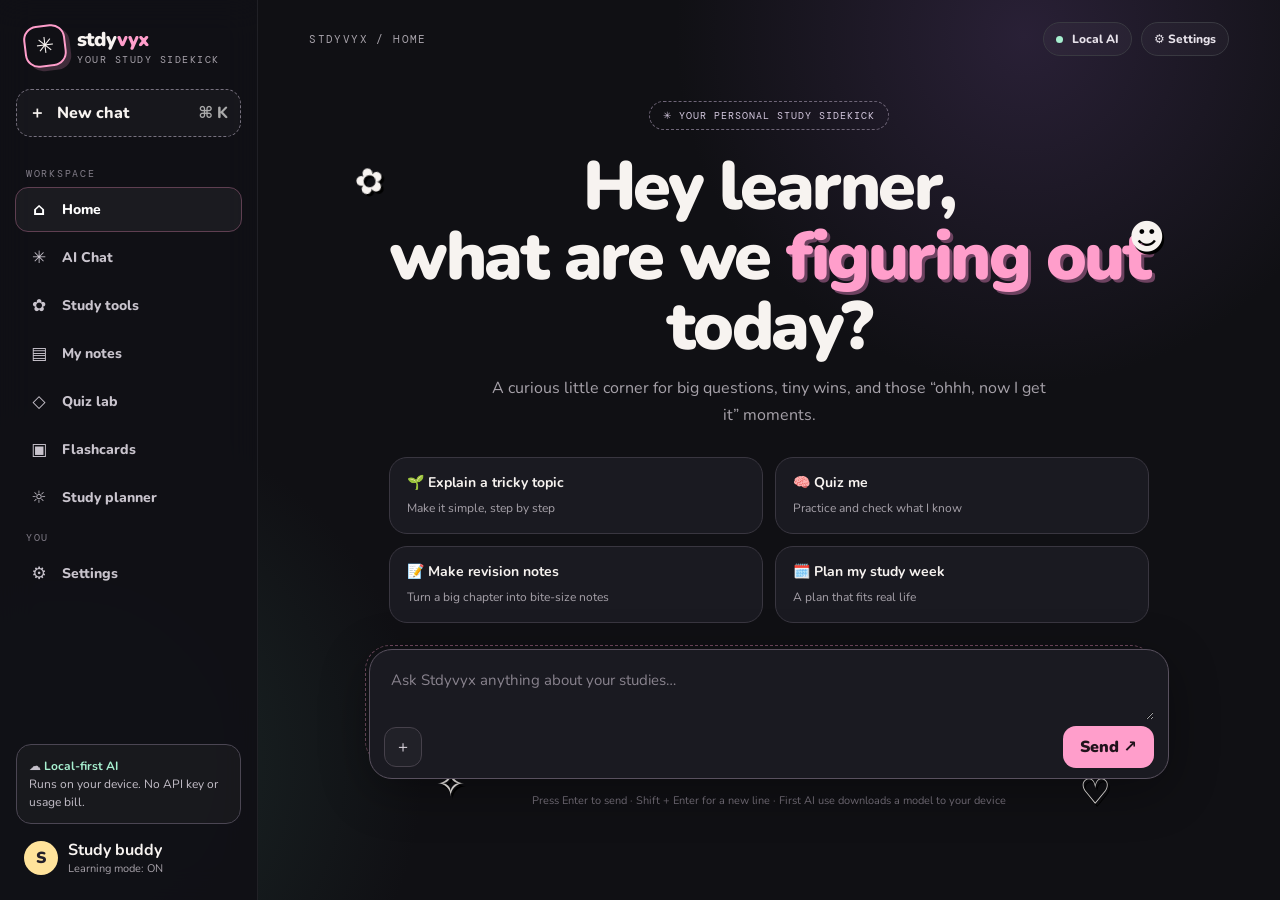
<file: index.html>
<!doctype html>
<html lang="en"><head><meta charset="utf-8"><meta name="viewport" content="width=device-width,initial-scale=1"><meta name="theme-color" content="#101014"><title>Stdyvyx — Your study sidekick</title><link rel="stylesheet" href="styles.css"></head>
<body data-page="home"><div id="app"></div><script type="module" src="app.js"></script></body></html>
</file>
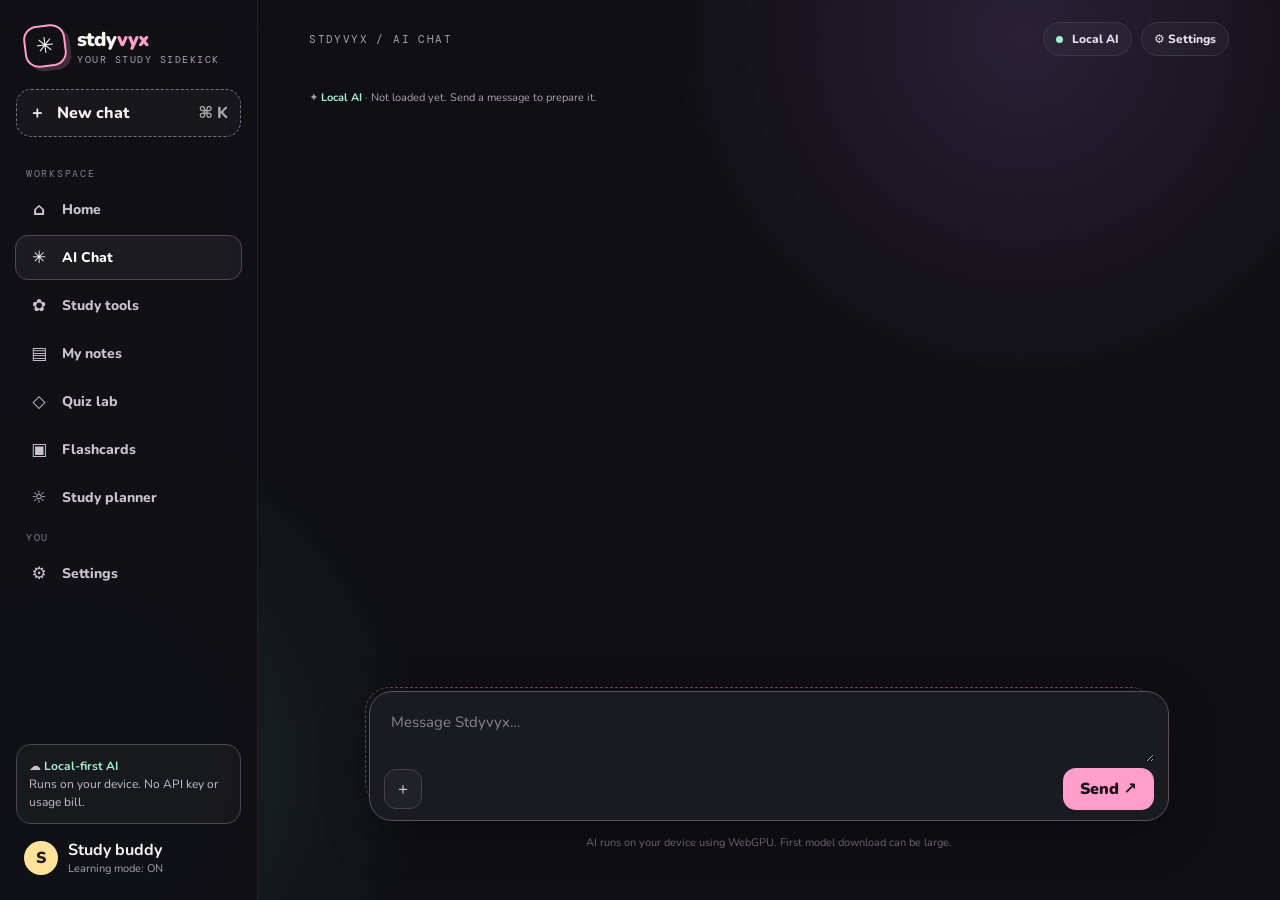
<file: chat.html>
<!doctype html>
<html lang="en"><head><meta charset="utf-8"><meta name="viewport" content="width=device-width,initial-scale=1"><meta name="theme-color" content="#101014"><title>Chat with your study sidekick · Stdyvyx</title><link rel="stylesheet" href="styles.css"></head>
<body data-page="chat"><div id="app"></div><script type="module" src="app.js"></script></body></html>
</file>
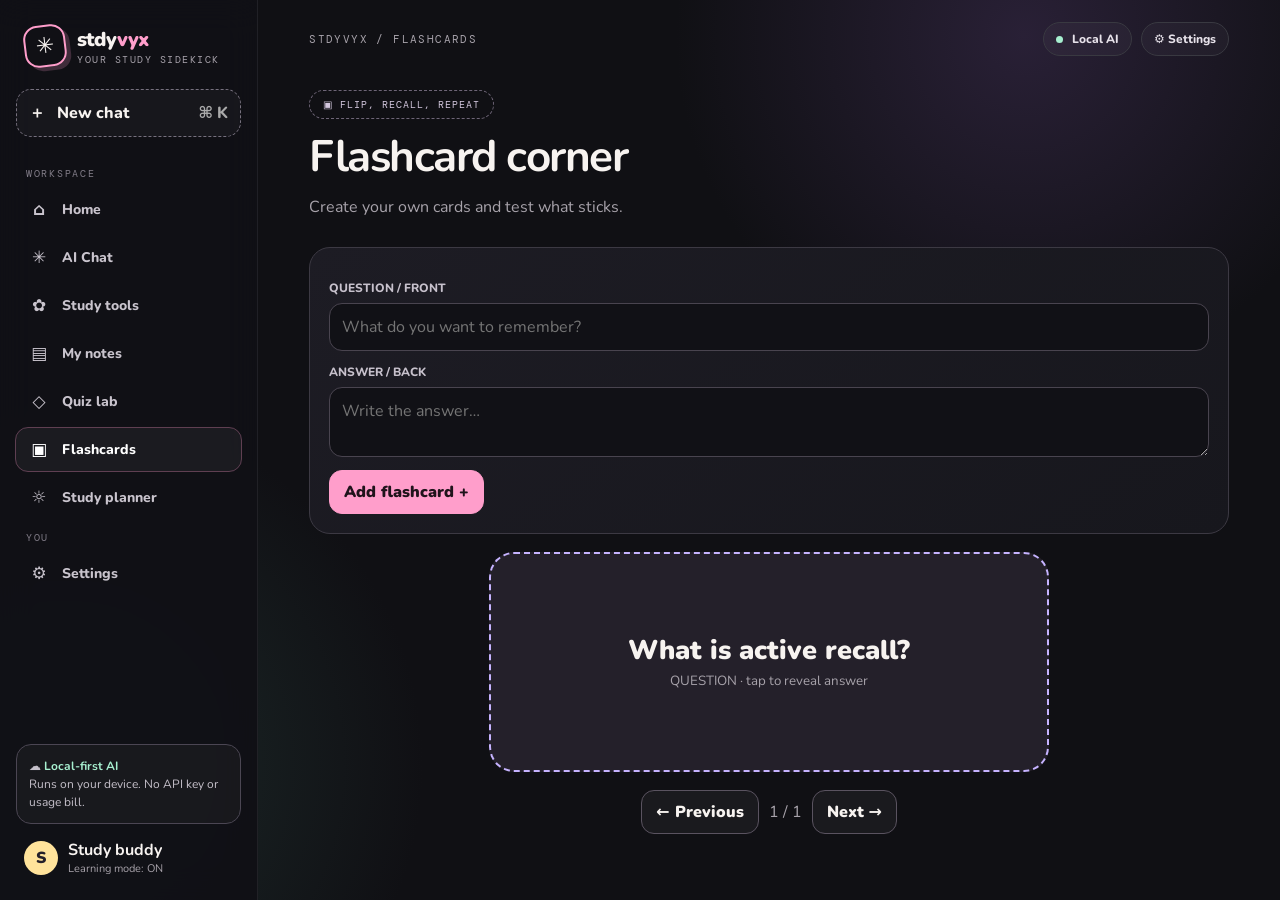
<file: flashcards.html>
<!doctype html>
<html lang="en"><head><meta charset="utf-8"><meta name="viewport" content="width=device-width,initial-scale=1"><meta name="theme-color" content="#101014"><title>Flashcard corner · Stdyvyx</title><link rel="stylesheet" href="styles.css"></head>
<body data-page="flashcards"><div id="app"></div><script type="module" src="app.js"></script></body></html>
</file>
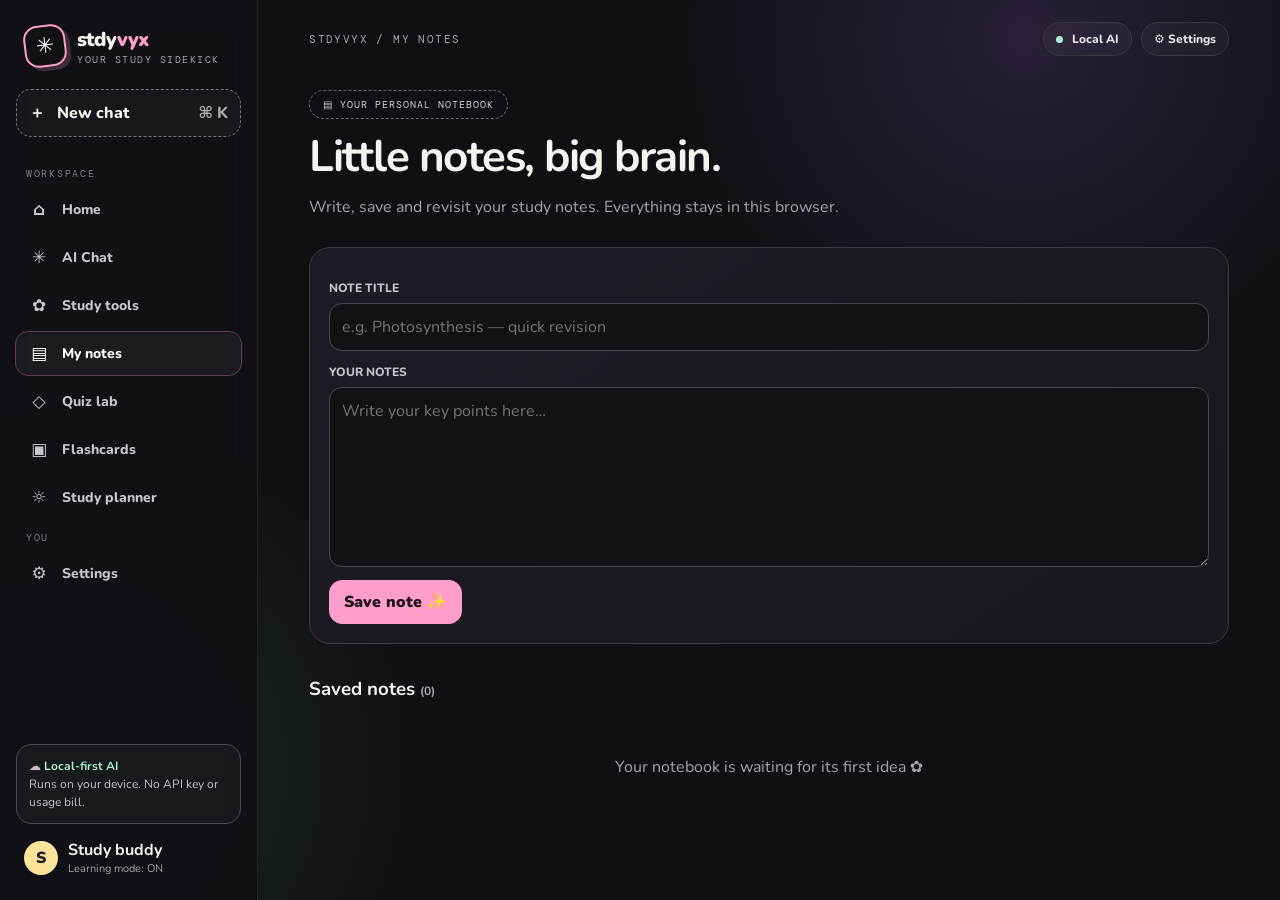
<file: notes.html>
<!doctype html>
<html lang="en"><head><meta charset="utf-8"><meta name="viewport" content="width=device-width,initial-scale=1"><meta name="theme-color" content="#101014"><title>Your little notebook · Stdyvyx</title><link rel="stylesheet" href="styles.css"></head>
<body data-page="notes"><div id="app"></div><script type="module" src="app.js"></script></body></html>
</file>
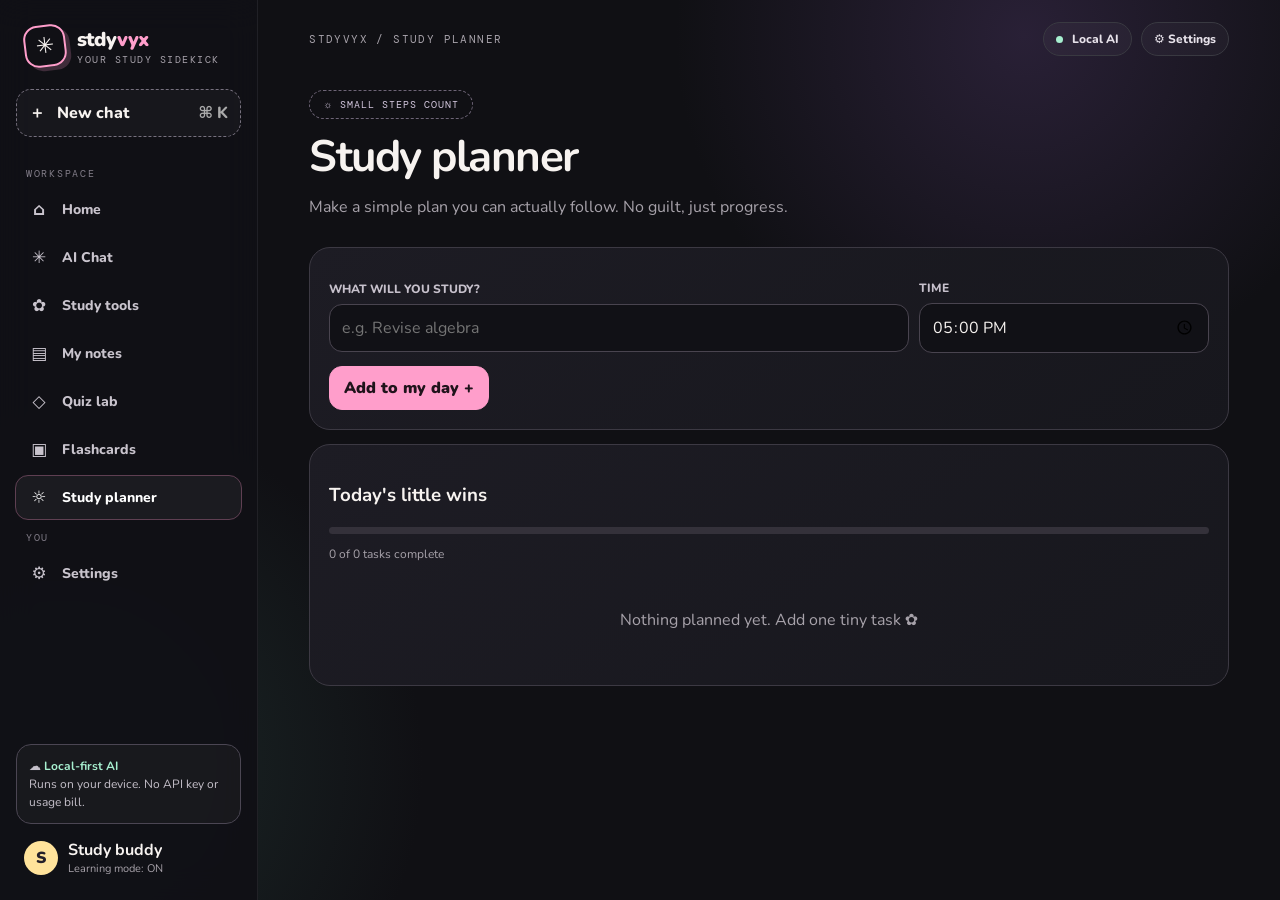
<file: planner.html>
<!doctype html>
<html lang="en"><head><meta charset="utf-8"><meta name="viewport" content="width=device-width,initial-scale=1"><meta name="theme-color" content="#101014"><title>Study planner · Stdyvyx</title><link rel="stylesheet" href="styles.css"></head>
<body data-page="planner"><div id="app"></div><script type="module" src="app.js"></script></body></html>
</file>
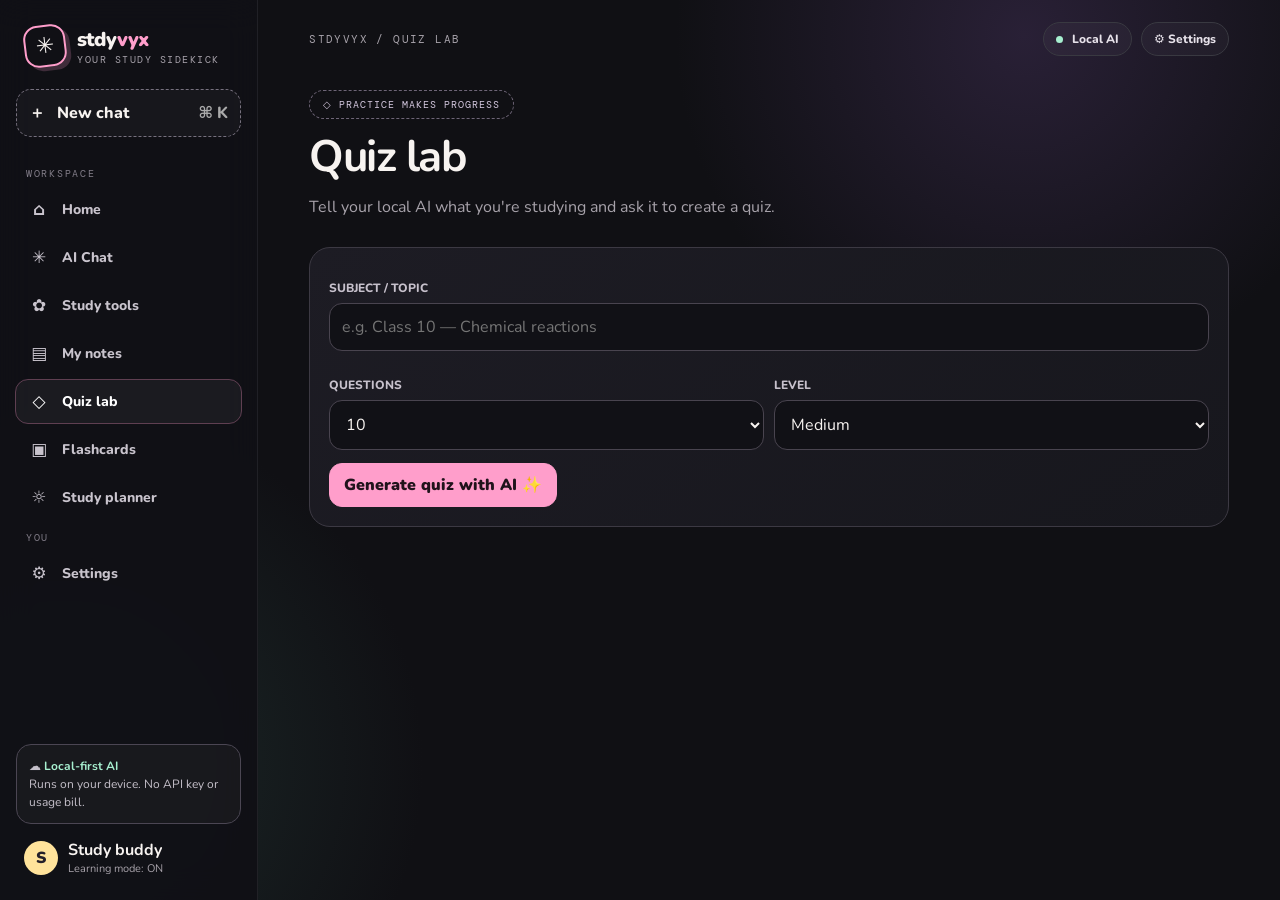
<file: quiz.html>
<!doctype html>
<html lang="en"><head><meta charset="utf-8"><meta name="viewport" content="width=device-width,initial-scale=1"><meta name="theme-color" content="#101014"><title>Quiz lab · Stdyvyx</title><link rel="stylesheet" href="styles.css"></head>
<body data-page="quiz"><div id="app"></div><script type="module" src="app.js"></script></body></html>
</file>
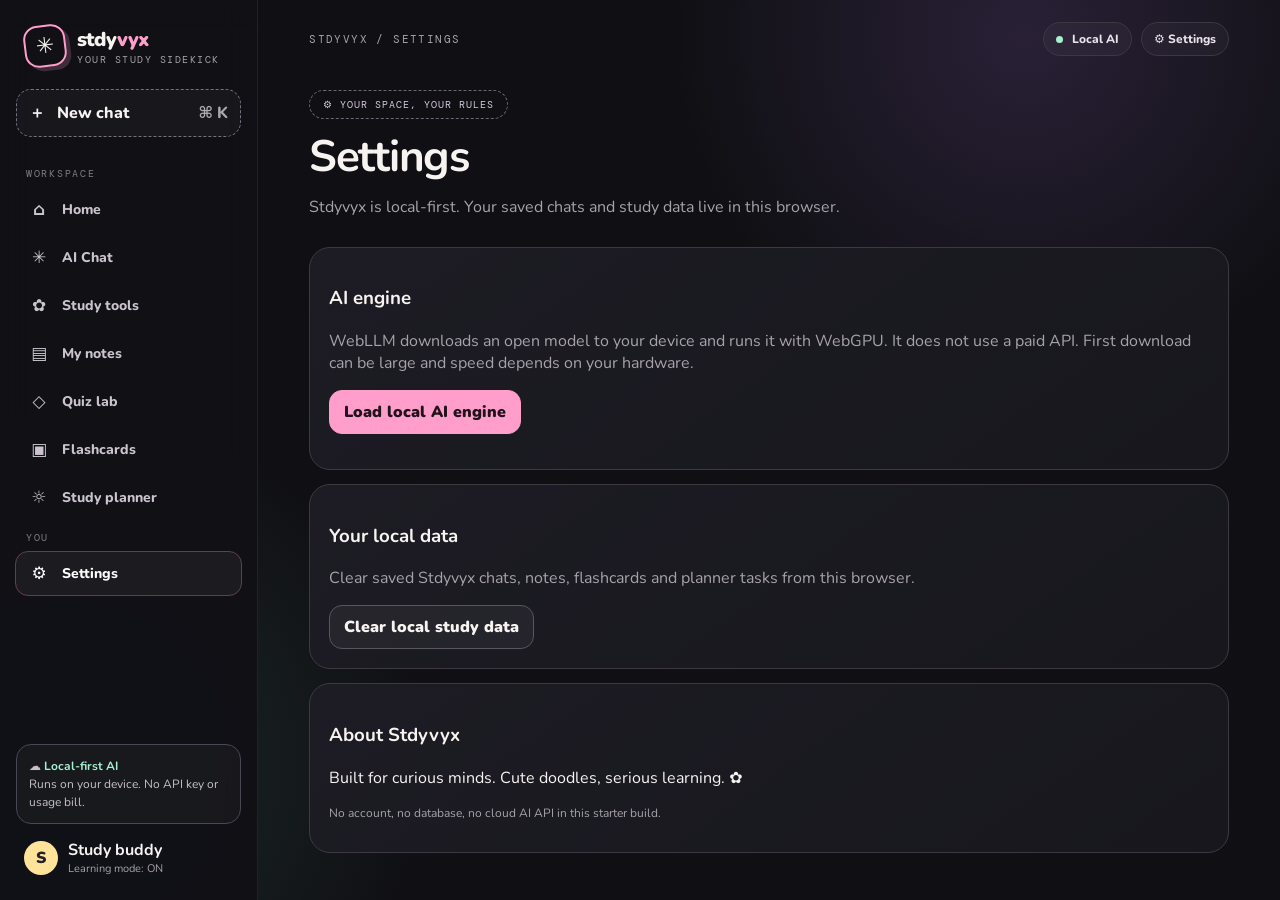
<file: settings.html>
<!doctype html>
<html lang="en"><head><meta charset="utf-8"><meta name="viewport" content="width=device-width,initial-scale=1"><meta name="theme-color" content="#101014"><title>Make it yours · Stdyvyx</title><link rel="stylesheet" href="styles.css"></head>
<body data-page="settings"><div id="app"></div><script type="module" src="app.js"></script></body></html>
</file>
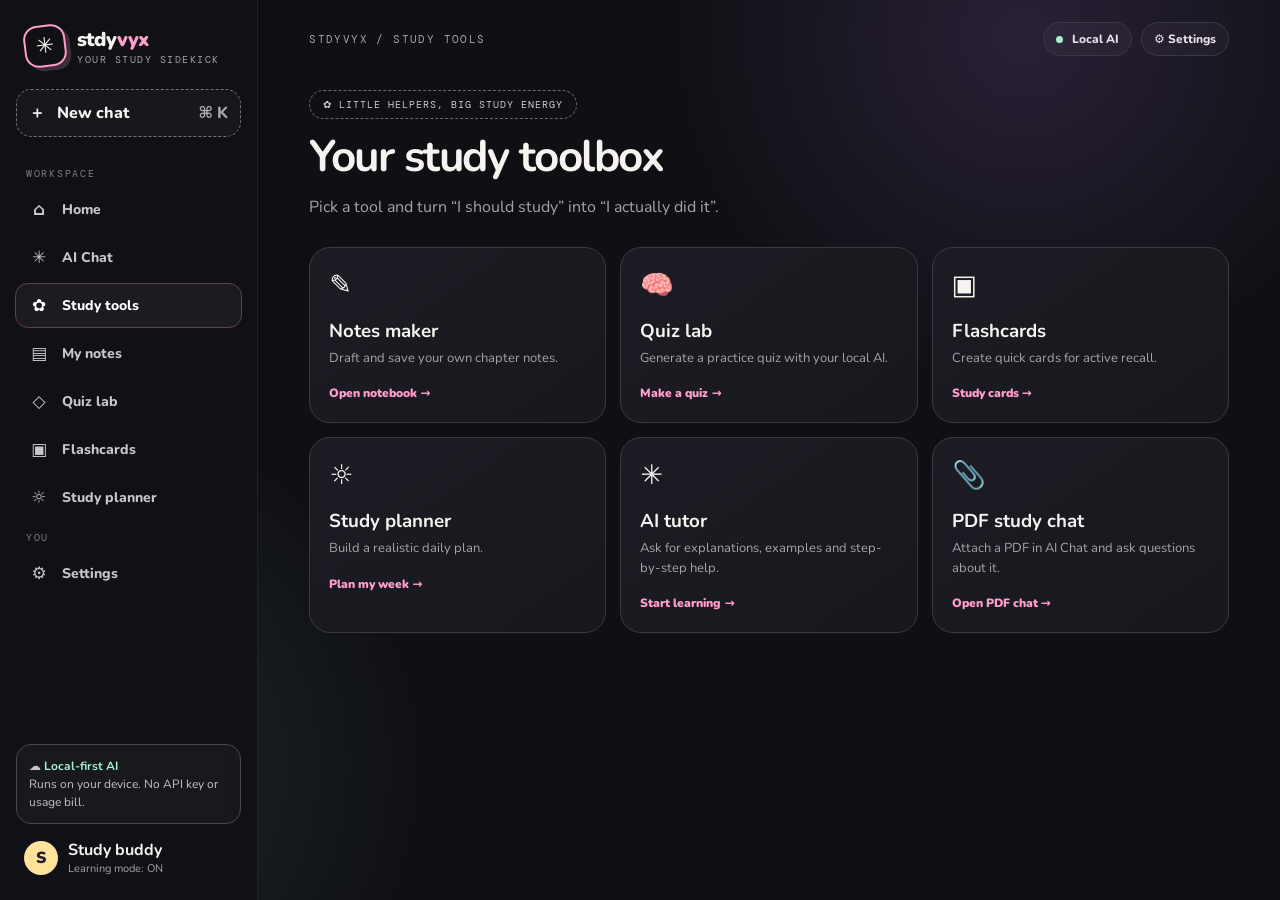
<file: tools.html>
<!doctype html>
<html lang="en"><head><meta charset="utf-8"><meta name="viewport" content="width=device-width,initial-scale=1"><meta name="theme-color" content="#101014"><title>Your study toolbox · Stdyvyx</title><link rel="stylesheet" href="styles.css"></head>
<body data-page="tools"><div id="app"></div><script type="module" src="app.js"></script></body></html>
</file>
<file: styles.css>
@import url('https://fonts.googleapis.com/css2?family=DM+Mono:wght@400;500&family=Nunito:wght@400;500;600;700;800;900&display=swap');
:root{--bg:#101014;--panel:#19191f;--panel2:#202027;--line:#393941;--text:#f7f3f0;--muted:#a7a2aa;--pink:#ff9ecb;--lav:#c6b3ff;--mint:#a7f0d0;--yellow:#ffe39b;--ink:#0b0b0e;--radius:22px}
*{box-sizing:border-box}html{scroll-behavior:smooth}body{margin:0;background:var(--bg);color:var(--text);font-family:Nunito,system-ui,sans-serif;min-height:100vh;background-image:radial-gradient(circle at 80% 4%,#292036 0,transparent 26%),radial-gradient(circle at 5% 85%,#1d2b2a 0,transparent 25%)}
a{color:inherit;text-decoration:none}button,input,textarea,select{font:inherit}button{cursor:pointer}
.shell{display:grid;grid-template-columns:258px minmax(0,1fr);min-height:100vh}
.sidebar{position:sticky;top:0;height:100vh;padding:22px 16px;border-right:1px solid #ffffff12;background:#111116eF;backdrop-filter:blur(16px);display:flex;flex-direction:column;z-index:5}
.brand{display:flex;align-items:center;gap:11px;padding:3px 8px 22px}.brand-mark{width:42px;height:42px;border:2px solid var(--pink);border-radius:14px;display:grid;place-items:center;font-size:22px;transform:rotate(-7deg);box-shadow:4px 4px 0 #ff9ecb33}.brand-name{font-size:20px;font-weight:900;letter-spacing:-.8px}.brand-name span{color:var(--pink)}.tagline{font:10px 'DM Mono';color:var(--muted);letter-spacing:1.5px}
.new-chat{width:100%;border:1.5px dashed #77717f;background:#ffffff08;color:var(--text);border-radius:15px;padding:12px;text-align:left;font-weight:800;margin-bottom:18px}.new-chat:hover{background:#ff9ecb14;border-color:var(--pink)}
.nav-label{font:10px 'DM Mono';letter-spacing:1.7px;color:#827d88;padding:12px 10px 8px}.nav{display:grid;gap:5px}.nav a{padding:10px 12px;border-radius:12px;color:#c9c4cd;font-size:14px;font-weight:800;display:flex;gap:12px;align-items:center}.nav a:hover,.nav a.active{background:#ffffff0c;color:#fff}.nav a.active{outline:1px solid #ff9ecb55}.nav .ico{width:22px;text-align:center;font-size:17px}
.sidebar-bottom{margin-top:auto}.local-badge{border:1px solid #4b4653;background:#ffffff08;border-radius:15px;padding:12px;font-size:12px;color:#c5c0ca;line-height:1.5}.local-badge b{color:var(--mint)}.profile{display:flex;align-items:center;gap:10px;padding:15px 8px 2px}.avatar{width:34px;height:34px;background:var(--yellow);color:#24202a;border-radius:50%;display:grid;place-items:center;font-weight:900}.profile small{display:block;color:var(--muted);font-size:11px}
.main{min-width:0;padding:22px clamp(16px,4vw,54px) 40px}.topbar{display:flex;justify-content:space-between;align-items:center;gap:12px;margin-bottom:34px}.crumb{font:11px 'DM Mono';color:var(--muted);letter-spacing:1.4px;text-transform:uppercase}.top-actions{display:flex;align-items:center;gap:9px}.pill{border:1px solid var(--line);background:#ffffff08;color:#e7e2ea;border-radius:999px;padding:8px 12px;font-size:12px;font-weight:800}.pill .dot{display:inline-block;width:7px;height:7px;background:var(--mint);border-radius:50%;margin-right:6px}
.hero{max-width:900px;margin:5vh auto 0;text-align:center;position:relative}.eyebrow{display:inline-flex;align-items:center;gap:8px;border:1px dashed #6e6577;border-radius:999px;padding:7px 13px;color:#d4c8df;font:10px 'DM Mono';letter-spacing:1px}.hero h1{font-size:clamp(38px,6vw,68px);line-height:1.03;letter-spacing:-2.5px;margin:22px 0 13px;font-weight:900}.hero h1 em{font-style:normal;color:var(--pink);text-shadow:3px 3px 0 #6d4260}.hero p{color:var(--muted);font-size:16px;max-width:560px;margin:0 auto 28px;line-height:1.7}
.doodle{position:absolute;font-size:35px;filter:drop-shadow(2px 3px 0 #000);animation:float 4s ease-in-out infinite}.d1{top:8%;left:4%;transform:rotate(-15deg)}.d2{top:16%;right:6%;animation-delay:1s}.d3{bottom:0;left:13%;animation-delay:2s}.d4{bottom:-1%;right:12%;animation-delay:.5s}@keyframes float{50%{translate:0 -10px;rotate:5deg}}
.prompt-grid{display:grid;grid-template-columns:repeat(2,minmax(0,1fr));gap:12px;max-width:760px;margin:0 auto 26px;text-align:left}.prompt-card{background:#1a1a21;border:1.5px solid #393640;border-radius:18px;padding:15px 17px;transition:.2s;cursor:pointer}.prompt-card:hover{transform:translateY(-3px);border-color:var(--pink);background:#211d27}.prompt-card b{display:block;font-size:14px;margin-bottom:4px}.prompt-card small{color:var(--muted);font-size:12px}
.composer{max-width:800px;margin:0 auto;border:1.5px solid #59515f;background:#1a1a21;border-radius:23px;padding:12px 14px 10px;box-shadow:0 12px 50px #0005;position:relative}.composer:before{content:"";position:absolute;inset:-5px 12px 12px -5px;border:1px dashed #ff9ecb66;border-radius:25px;pointer-events:none;z-index:-1}.composer textarea{width:100%;min-height:58px;max-height:180px;resize:vertical;border:0;outline:0;background:transparent;color:var(--text);padding:8px 7px;font-size:15px}.composer textarea::placeholder{color:#89838e}.composer-row{display:flex;justify-content:space-between;align-items:center;gap:10px}.composer-tools{display:flex;gap:7px;align-items:center}.icon-btn{border:1px solid #46414b;background:#ffffff08;color:#ded8e1;border-radius:12px;padding:8px 10px}.send-btn{background:var(--pink);border:0;color:#21131c;font-weight:900;border-radius:13px;padding:10px 17px}.send-btn:hover{filter:brightness(1.08);transform:translateY(-1px)}.hint{text-align:center;color:#77717c;font-size:11px;margin-top:14px}
.page-head{max-width:1000px;margin:10px auto 26px}.page-head h1{font-size:clamp(30px,4vw,44px);letter-spacing:-1.5px;margin:8px 0}.page-head p{color:var(--muted);margin:0;line-height:1.6}
.content-wrap{max-width:1000px;margin:0 auto}.card-grid{display:grid;grid-template-columns:repeat(3,minmax(0,1fr));gap:14px}.feature-card,.panel{background:linear-gradient(145deg,#1d1c24,#17171d);border:1.5px solid #3c3943;border-radius:21px;padding:19px;position:relative;overflow:hidden}.feature-card{min-height:170px;transition:.2s}.feature-card:hover{transform:translateY(-4px);border-color:#ff9ecb99}.feature-card .sticker{font-size:27px}.feature-card h3{margin:14px 0 5px}.feature-card p{color:var(--muted);font-size:13px;line-height:1.5;margin:0 0 13px}.text-link{color:var(--pink);font-size:12px;font-weight:900}
.chat-layout{max-width:1000px;margin:0 auto;display:flex;flex-direction:column;min-height:calc(100vh - 140px)}.chat-stream{flex:1;display:flex;flex-direction:column;gap:18px;padding:8px 0 25px}.message{display:flex;gap:12px;max-width:850px}.message.user{align-self:flex-end;flex-direction:row-reverse}.message .bubble{border:1px solid #3b3841;background:#1b1b22;padding:14px 17px;border-radius:18px;line-height:1.7;white-space:pre-wrap;max-width:min(720px,calc(100vw - 100px));overflow-wrap:anywhere}.message.user .bubble{background:#302332;border-color:#714d68}.message .mini-avatar{flex:0 0 32px;width:32px;height:32px;border-radius:12px;background:#26232d;display:grid;place-items:center;border:1px dashed #756d7b}.message p{margin:0}.message pre{white-space:pre-wrap;background:#111116;padding:12px;border-radius:10px;overflow:auto}.chat-composer{position:sticky;bottom:10px;margin-top:8px}.status-line{font-size:11px;color:var(--muted);margin:0 0 12px}.status-line strong{color:var(--mint)}
.form-control{width:100%;background:#111116;border:1px solid #49444f;color:var(--text);border-radius:13px;padding:12px;outline:none}.form-control:focus{border-color:var(--pink)}.field{display:grid;gap:7px;margin:13px 0}.field label{font-size:12px;color:#c7c1cc;font-weight:800}.btn{border:1px solid #5a5360;background:#ffffff0b;color:var(--text);border-radius:13px;padding:10px 14px;font-weight:900}.btn.primary{background:var(--pink);color:#20131b;border-color:var(--pink)}.btn:disabled{opacity:.5;cursor:not-allowed}
.stack{display:grid;gap:14px}.row{display:flex;gap:10px;align-items:center;flex-wrap:wrap}.note-list{display:grid;gap:10px}.note-item{border:1px solid #45404a;background:#ffffff06;border-radius:14px;padding:12px 14px}.note-item small{color:var(--muted)}
.flashcard{max-width:560px;min-height:220px;margin:18px auto;background:#24202a;border:2px dashed var(--lav);border-radius:25px;display:grid;place-items:center;text-align:center;padding:25px;cursor:pointer}.flashcard .big{font-size:27px;font-weight:900}.flashcard small{color:var(--muted)}
.progress{height:7px;background:#34313a;border-radius:99px;overflow:hidden}.progress span{display:block;height:100%;background:var(--mint);width:0}
.toast{position:fixed;bottom:22px;left:50%;transform:translateX(-50%);background:#f4d5e7;color:#20131b;padding:10px 16px;border-radius:12px;font-size:13px;font-weight:900;z-index:30;box-shadow:0 6px 30px #0008}
.mobile-menu{display:none}.hidden{display:none!important}.muted{color:var(--muted)}.empty{text-align:center;padding:35px;color:var(--muted)}
@media(max-width:850px){.shell{grid-template-columns:1fr}.sidebar{position:fixed;left:-280px;width:258px;transition:left .25s;box-shadow:15px 0 50px #0008}.sidebar.open{left:0}.mobile-menu{display:inline-flex}.main{padding:16px 16px 32px}.topbar{margin-bottom:22px}.card-grid{grid-template-columns:repeat(2,minmax(0,1fr))}.hero{margin-top:6vh}.doodle{font-size:25px}}
@media(max-width:560px){.prompt-grid,.card-grid{grid-template-columns:1fr}.hero h1{letter-spacing:-1.5px}.d1,.d3{left:0}.d2,.d4{right:0}.feature-card{min-height:145px}.pill.hide-mobile{display:none}.main{padding-inline:13px}.composer{padding:9px}.composer textarea{min-height:52px}}
</file>
